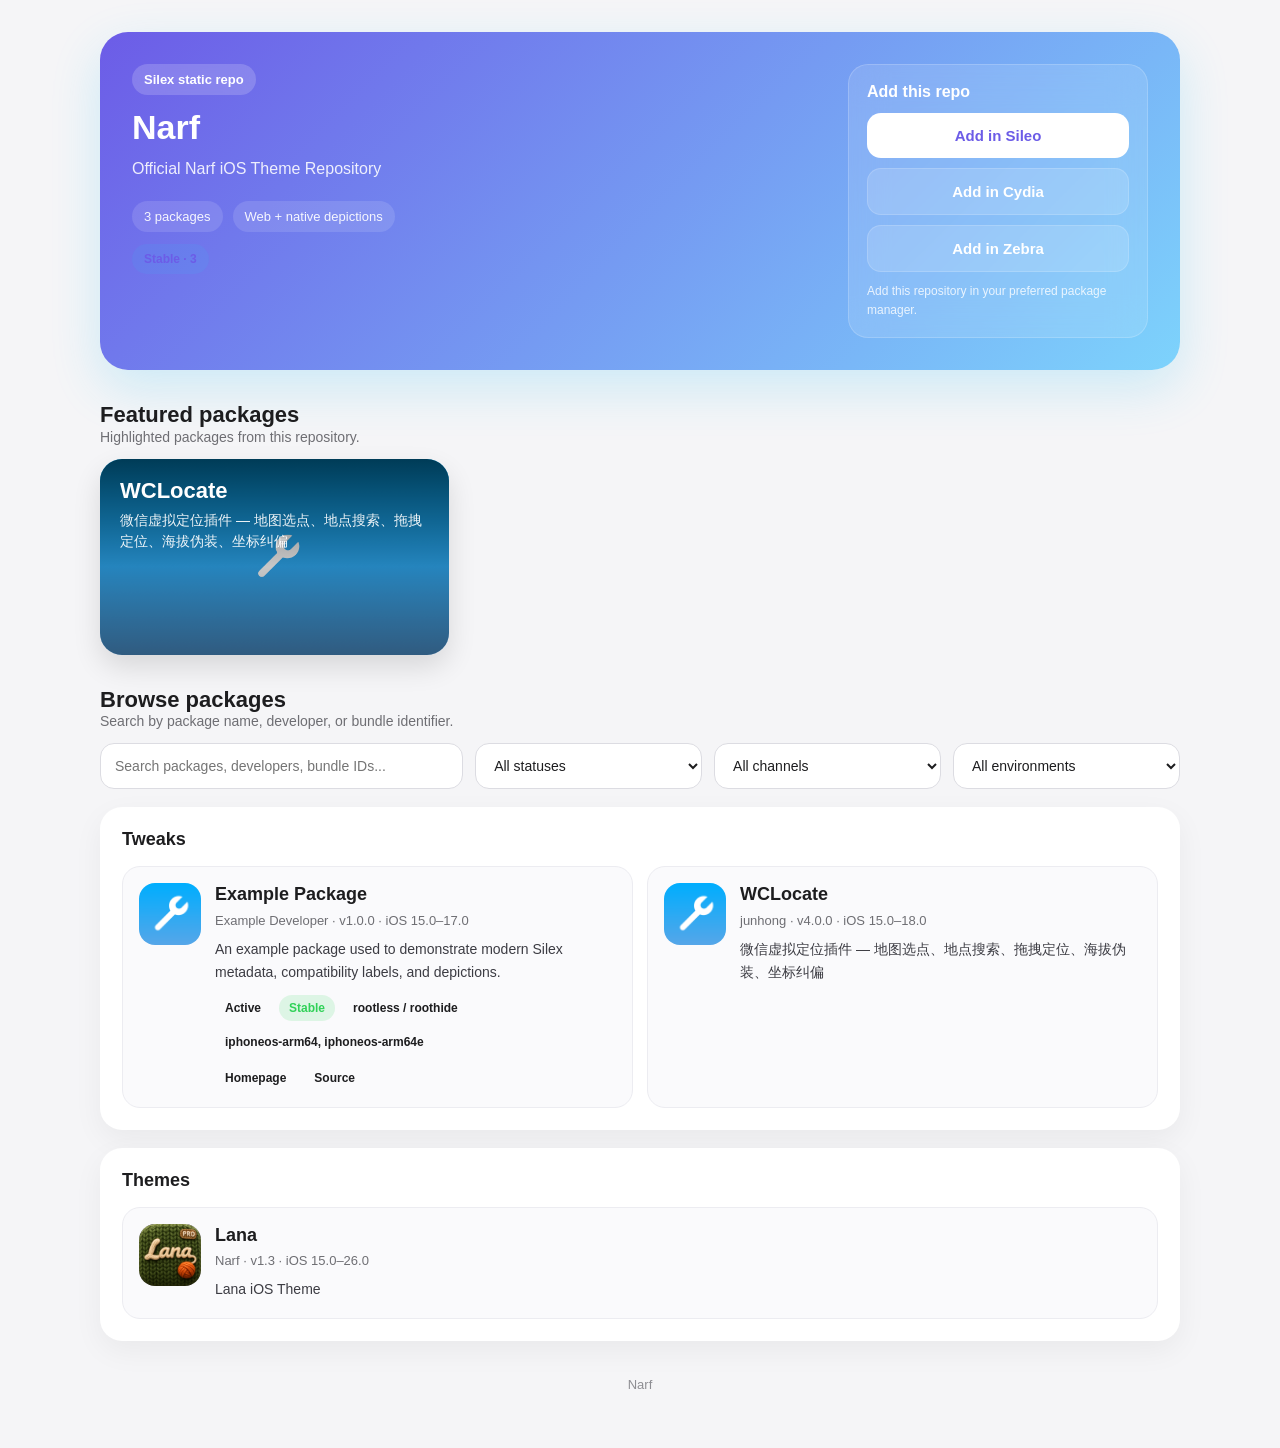
<file: docs/index.html>
<!DOCTYPE html>
<html lang="zh-CN">
<head>
    <meta charset="utf-8">
    <meta name="viewport" content="width=device-width, initial-scale=1, minimum-scale=1.0, user-scalable=0">
    <title>Narf</title>
    <style>
        * { margin: 0; padding: 0; box-sizing: border-box; }
        :root { color-scheme: light dark; }
        body {
            font-family: -apple-system, BlinkMacSystemFont, "SF Pro Text", "Helvetica Neue", sans-serif;
            background: #f5f5f7;
            color: #1d1d1f;
            min-height: 100vh;
            padding: 32px 18px 56px;
        }
        .page { max-width: 1080px; margin: 0 auto; }
        .hero {
            background: linear-gradient(135deg, #6C5CE7, #7dd3fc);
            color: #fff;
            border-radius: 28px;
            padding: 32px;
            box-shadow: 0 18px 50px rgba(39, 190, 245, 0.20);
            margin-bottom: 28px;
        }
        .hero-top {
            display: flex;
            gap: 20px;
            align-items: flex-start;
            justify-content: space-between;
            flex-wrap: wrap;
        }
        .brand { min-width: 260px; flex: 1; }
        .badge {
            display: inline-flex;
            align-items: center;
            gap: 8px;
            border-radius: 999px;
            padding: 8px 12px;
            background: rgba(255,255,255,0.18);
            font-size: 13px;
            font-weight: 600;
            margin-bottom: 14px;
            backdrop-filter: blur(14px);
        }
        h1 { font-size: 34px; line-height: 1.1; margin-bottom: 10px; }
        .hero-desc {
            max-width: 620px;
            font-size: 16px;
            line-height: 1.65;
            color: rgba(255,255,255,0.88);
        }
        .hero-meta {
            display: flex;
            gap: 10px;
            flex-wrap: wrap;
            margin-top: 18px;
        }
        .hero-meta span {
            border-radius: 999px;
            padding: 8px 12px;
            font-size: 13px;
            color: rgba(255,255,255,0.92);
            background: rgba(255,255,255,0.12);
        }
        .actions {
            width: 300px;
            max-width: 100%;
            background: rgba(255,255,255,0.12);
            border: 1px solid rgba(255,255,255,0.18);
            border-radius: 20px;
            padding: 18px;
            backdrop-filter: blur(18px);
        }
        .actions h2 { font-size: 16px; margin-bottom: 12px; }
        .btn {
            display: block;
            text-decoration: none;
            padding: 14px 16px;
            border-radius: 14px;
            font-size: 15px;
            font-weight: 700;
            margin-bottom: 10px;
            transition: transform 0.18s ease, opacity 0.18s ease, background 0.18s ease;
            text-align: center;
        }
        .btn:hover { opacity: 0.92; transform: translateY(-1px); }
        .btn-primary { background: #fff; color: #6C5CE7; }
        .btn-secondary {
            background: rgba(255,255,255,0.14);
            color: #fff;
            border: 1px solid rgba(255,255,255,0.16);
        }
        .actions-note {
            margin-top: 8px;
            font-size: 12px;
            line-height: 1.55;
            color: rgba(255,255,255,0.82);
        }
        .section { margin-top: 32px; }
        .section-head {
            display: flex;
            align-items: end;
            justify-content: space-between;
            gap: 12px;
            margin-bottom: 14px;
        }
        .section-head h2 { font-size: 22px; line-height: 1.2; }
        .section-head p { color: #6e6e73; font-size: 14px; }
        .announcement-list { display: grid; gap: 12px; }
        .announcement {
            background: #fff;
            border-radius: 18px;
            padding: 18px;
            border-left: 4px solid #6C5CE7;
            box-shadow: 0 10px 30px rgba(0,0,0,0.05);
        }
        .announcement.warning { border-left-color: #ff9f0a; }
        .announcement.error { border-left-color: #ff453a; }
        .announcement.success { border-left-color: #30d158; }
        .announcement-title { font-size: 16px; font-weight: 700; margin-bottom: 8px; }
        .toolbar {
            display: grid;
            grid-template-columns: 1.6fr 1fr 1fr 1fr;
            gap: 12px;
            margin-bottom: 18px;
        }
        .toolbar input, .toolbar select {
            width: 100%;
            border-radius: 14px;
            border: 1px solid #dcdce2;
            background: #fff;
            color: inherit;
            padding: 13px 14px;
            font-size: 14px;
            outline: none;
        }
        .channel-pills { display: flex; flex-wrap: wrap; gap: 8px; margin-top: 12px; }
        .channel-pill {
            border-radius: 999px;
            padding: 8px 12px;
            font-size: 12px;
            font-weight: 700;
            background: rgba(39, 190, 245, 0.1);
            color: #6C5CE7;
        }
        .featured-grid {
            display: grid;
            grid-template-columns: repeat(auto-fill, minmax(min(320px, 100%), 1fr));
            gap: 16px;
        }
        .featured-card {
            position: relative;
            display: flex;
            flex-direction: column;
            justify-content: flex-start;
            border-radius: 22px;
            overflow: hidden;
            aspect-ratio: 16 / 9;
            min-height: 172px;
            background: #d1d5db center/cover no-repeat;
            text-decoration: none;
            color: #fff;
            box-shadow: 0 12px 28px rgba(0,0,0,0.12);
        }
        .featured-card::before {
            content: "";
            position: absolute;
            inset: 0;
            background: linear-gradient(180deg, rgba(0,0,0,0.66), rgba(0,0,0,0.22) 55%, rgba(0,0,0,0.45));
        }
        .featured-content { position: relative; z-index: 1; padding: 18px 20px; }
        .featured-content h3 { font-size: 22px; line-height: 1.25; margin-bottom: 6px; overflow-wrap: anywhere; }
        .featured-content p {
            font-size: 14px;
            line-height: 1.5;
            color: rgba(255,255,255,0.92);
            display: -webkit-box;
            -webkit-line-clamp: 2;
            -webkit-box-orient: vertical;
            overflow: hidden;
            overflow-wrap: anywhere;
            word-break: break-word;
            max-height: 3em;
        }
        .featured-badges, .package-badges, .package-tags {
            display: flex;
            flex-wrap: wrap;
            gap: 8px;
            margin-top: 10px;
        }
        .meta-badge, .tag {
            border-radius: 999px;
            padding: 6px 10px;
            font-size: 12px;
            font-weight: 700;
            overflow-wrap: anywhere;
            word-break: break-word;
        }
        .meta-badge { background: rgba(255,255,255,0.18); color: #fff; }
        .meta-badge.stable, .tag.stable { background: rgba(48, 209, 88, 0.14); color: #30d158; }
        .meta-badge.beta, .tag.beta { background: rgba(255, 159, 10, 0.14); color: #ff9f0a; }
        .meta-badge.experimental, .tag.experimental { background: rgba(191, 90, 242, 0.14); color: #bf5af2; }
        .meta-badge.deprecated, .tag.deprecated { background: rgba(255, 69, 58, 0.14); color: #ff453a; }
        .meta-badge.nightly, .tag.nightly { background: rgba(90, 200, 250, 0.14); color: #5ac8fa; }
        .section-block {
            background: #fff;
            border-radius: 22px;
            padding: 22px;
            box-shadow: 0 10px 30px rgba(0,0,0,0.05);
            margin-bottom: 18px;
        }
        .section-title { font-size: 18px; margin-bottom: 16px; }
        .package-list {
            display: grid;
            grid-template-columns: repeat(auto-fit, minmax(min(290px, 100%), 1fr));
            gap: 14px;
        }
        .package-card {
            display: block;
            text-decoration: none;
            color: inherit;
            background: #fafafc;
            border: 1px solid #ececf1;
            border-radius: 18px;
            padding: 16px;
            transition: transform 0.18s ease, box-shadow 0.18s ease, border-color 0.18s ease;
        }
        .package-card:hover {
            transform: translateY(-2px);
            box-shadow: 0 10px 24px rgba(0,0,0,0.06);
            border-color: rgba(39, 190, 245, 0.24);
        }
        .package-card[hidden] { display: none; }
        .package-card-top { display: flex; gap: 14px; align-items: flex-start; }
        .package-icon {
            width: 62px;
            height: 62px;
            border-radius: 16px;
            flex-shrink: 0;
            background: #e5e7eb;
        }
        .package-main { min-width: 0; flex: 1; }
        .package-name { font-size: 18px; font-weight: 700; line-height: 1.3; margin-bottom: 4px; overflow-wrap: anywhere; }
        .package-meta {
            font-size: 13px;
            color: #6e6e73;
            margin-bottom: 8px;
            line-height: 1.5;
            overflow-wrap: anywhere;
            word-break: break-word;
        }
        .package-summary {
            font-size: 14px;
            line-height: 1.65;
            color: #3c3c43;
            overflow-wrap: anywhere;
            word-break: break-word;
        }
        .empty-state {
            display: none;
            margin-top: 14px;
            padding: 18px;
            border-radius: 16px;
            background: #fff;
            color: #6e6e73;
            box-shadow: 0 10px 30px rgba(0,0,0,0.05);
        }
        .footer { margin-top: 36px; text-align: center; font-size: 13px; color: #8e8e93; }
        @media (max-width: 880px) {
            .toolbar { grid-template-columns: 1fr 1fr; }
        }
        @media (max-width: 720px) {
            body { padding: 20px 14px 42px; }
            .hero { padding: 24px 20px; }
            h1 { font-size: 28px; }
            .actions { width: 100%; }
            .section-block { padding: 18px; }
            .toolbar { grid-template-columns: 1fr; }
        }
        @media (prefers-color-scheme: dark) {
            body { background: #000; color: #f5f5f7; }
            .section-head p, .package-meta, .footer, .empty-state { color: #98989d; }
            .announcement, .section-block, .empty-state {
                background: #161618;
                box-shadow: 0 12px 32px rgba(0,0,0,0.24);
            }
            .toolbar input, .toolbar select {
                background: #1c1c1e;
                border-color: #2b2b2f;
                color: #f5f5f7;
            }
            .package-card { background: #1c1c1e; border-color: #2b2b2f; }
            .package-summary { color: #d2d2d7; }
            .package-icon { background: #2b2b2f; }
        }
    </style>
    <meta name="theme-color" content="#6C5CE7">
</head>
<body>
    <div class="page">
        <section class="hero">
            <div class="hero-top">
                <div class="brand">
                    <div class="badge">Silex static repo</div>
                    <h1>Narf</h1>
                    <p class="hero-desc">Official Narf iOS Theme Repository</p>
                    <div class="hero-meta">
                        <span>3 packages</span>
                        <span>Web + native depictions</span>
                    </div>
                    <div class="channel-pills">
                        <span class="channel-pill">Stable · 3</span>
                    </div>
                </div>
                <div class="actions">
                    <h2>Add this repo</h2>
                    <a class="btn btn-primary" href="sileo://source/https://narf-alt.github.io">Add in Sileo</a>
                    <a class="btn btn-secondary" href="cydia://url/https://cydia.saurik.com/api/share#?source=https://narf-alt.github.io">Add in Cydia</a>
                    <a class="btn btn-secondary" href="zbra://sources/add/https://narf-alt.github.io">Add in Zebra</a>
                    <p class="actions-note">Add this repository in your preferred package manager.</p>
                </div>
            </div>
        </section>


        <section class="section">
            <div class="section-head">
                <div>
                    <h2>Featured packages</h2>
                    <p>Highlighted packages from this repository.</p>
                </div>
            </div>
            <div class="featured-grid">
                <a class="featured-card package-entry" href="depiction/web/im.mjh.wclocate.html" style="background-image: url(assets/im.mjh.wclocate/banner.png)"
                   data-name="WCLocate" data-bundle="im.mjh.wclocate" data-developer="junhong" data-section="Tweaks"
                   data-status="active" data-channel="stable" data-env="" data-arch="iphoneos-arm64">
                    <div class="featured-content">
                        <h3>WCLocate</h3>
                        <p>微信虚拟定位插件 — 地图选点、地点搜索、拖拽定位、海拔伪装、坐标纠偏</p>
                    </div>
                </a>
            </div>
        </section>

        <section class="section">
            <div class="section-head">
                <div>
                    <h2>Browse packages</h2>
                    <p>Search by package name, developer, or bundle identifier.</p>
                </div>
            </div>

            <div class="toolbar">
                <input id="search-input" type="search" placeholder="Search packages, developers, bundle IDs...">
                <select id="status-filter">
                    <option value="">All statuses</option>
                    <option value="active">Active</option>
                    <option value="beta">Beta</option>
                    <option value="experimental">Experimental</option>
                    <option value="deprecated">Deprecated</option>
                    <option value="internal">Internal</option>
                    <option value="archived">Archived</option>
                </select>
                <select id="channel-filter">
                    <option value="">All channels</option>
                    <option value="stable">Stable</option>
                    <option value="beta">Beta</option>
                    <option value="nightly">Nightly</option>
                    <option value="experimental">Experimental</option>
                </select>
                <select id="env-filter">
                    <option value="">All environments</option>
                    <option value="rootless">Rootless</option>
                    <option value="roothide">Roothide</option>
                    <option value="rootful">Rootful</option>
                </select>
            </div>

            <div class="section-block package-section" data-section-name="Tweaks">
                <h3 class="section-title">Tweaks</h3>
                <div class="package-list">
                    <a class="package-card package-entry" href="depiction/web/com.example.package.html"
                       data-name="Example Package" data-bundle="com.example.package" data-developer="Example Developer" data-section="Tweaks"
                       data-status="active" data-channel="stable" data-env="rootless / roothide" data-arch="iphoneos-arm64, iphoneos-arm64e">
                        <div class="package-card-top">
                            <img class="package-icon" src="assets/com.example.package/icon.png" alt="Example Package">
                            <div class="package-main">
                                <div class="package-name">Example Package</div>
                                <div class="package-meta">Example Developer · v1.0.0 · iOS 15.0–17.0</div>
                                <div class="package-summary">An example package used to demonstrate modern Silex metadata, compatibility labels, and depictions.</div>
                                <div class="package-badges">
                                    <span class="tag active">Active</span>
                                    <span class="tag stable">Stable</span>
                                    <span class="tag">rootless / roothide</span>
                                    <span class="tag">iphoneos-arm64, iphoneos-arm64e</span>
                                </div>
                                <div class="package-tags">
                                    <span class="tag">Homepage</span>
                                    <span class="tag">Source</span>
                                </div>
                            </div>
                        </div>
                    </a>
                    <a class="package-card package-entry" href="depiction/web/im.mjh.wclocate.html"
                       data-name="WCLocate" data-bundle="im.mjh.wclocate" data-developer="junhong" data-section="Tweaks"
                       data-status="active" data-channel="stable" data-env="" data-arch="iphoneos-arm64">
                        <div class="package-card-top">
                            <img class="package-icon" src="assets/im.mjh.wclocate/icon.png" alt="WCLocate">
                            <div class="package-main">
                                <div class="package-name">WCLocate</div>
                                <div class="package-meta">junhong · v4.0.0 · iOS 15.0–18.0</div>
                                <div class="package-summary">微信虚拟定位插件 — 地图选点、地点搜索、拖拽定位、海拔伪装、坐标纠偏</div>
                            </div>
                        </div>
                    </a>
                </div>
            </div>
            <div class="section-block package-section" data-section-name="Themes">
                <h3 class="section-title">Themes</h3>
                <div class="package-list">
                    <a class="package-card package-entry" href="depiction/web/com.narf.lana.html"
                       data-name="Lana" data-bundle="com.narf.lana" data-developer="Narf" data-section="Themes"
                       data-status="active" data-channel="stable" data-env="" data-arch="iphoneos-arm64">
                        <div class="package-card-top">
                            <img class="package-icon" src="assets/com.narf.lana/icon.png" alt="Lana">
                            <div class="package-main">
                                <div class="package-name">Lana</div>
                                <div class="package-meta">Narf · v1.3 · iOS 15.0–26.0</div>
                                <div class="package-summary">Lana iOS Theme</div>
                            </div>
                        </div>
                    </a>
                </div>
            </div>

            <div class="empty-state" id="empty-state">No packages match the current filters.</div>
        </section>

        <div class="footer">Narf</div>
    </div>
    <script src="web/index.js"></script>
    <script>repoSearchInit();</script>
</body>
</html>
</file>
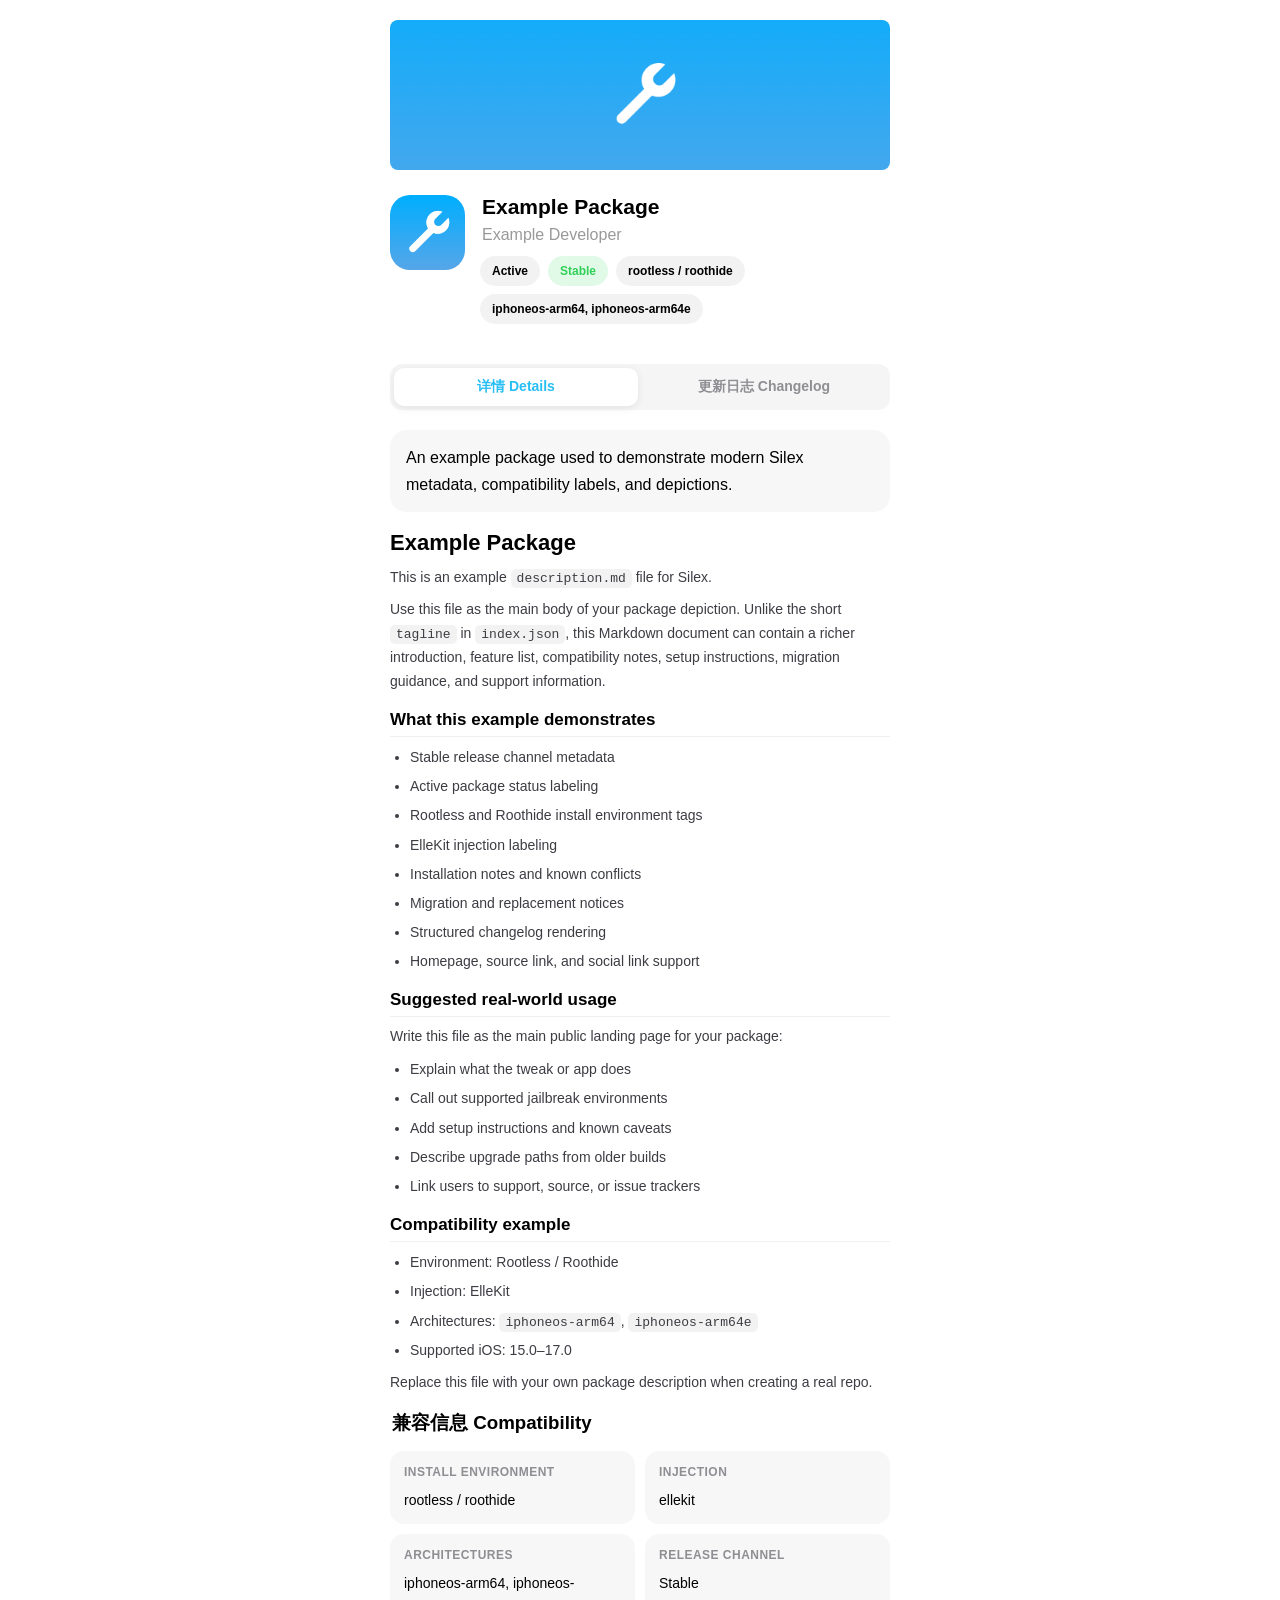
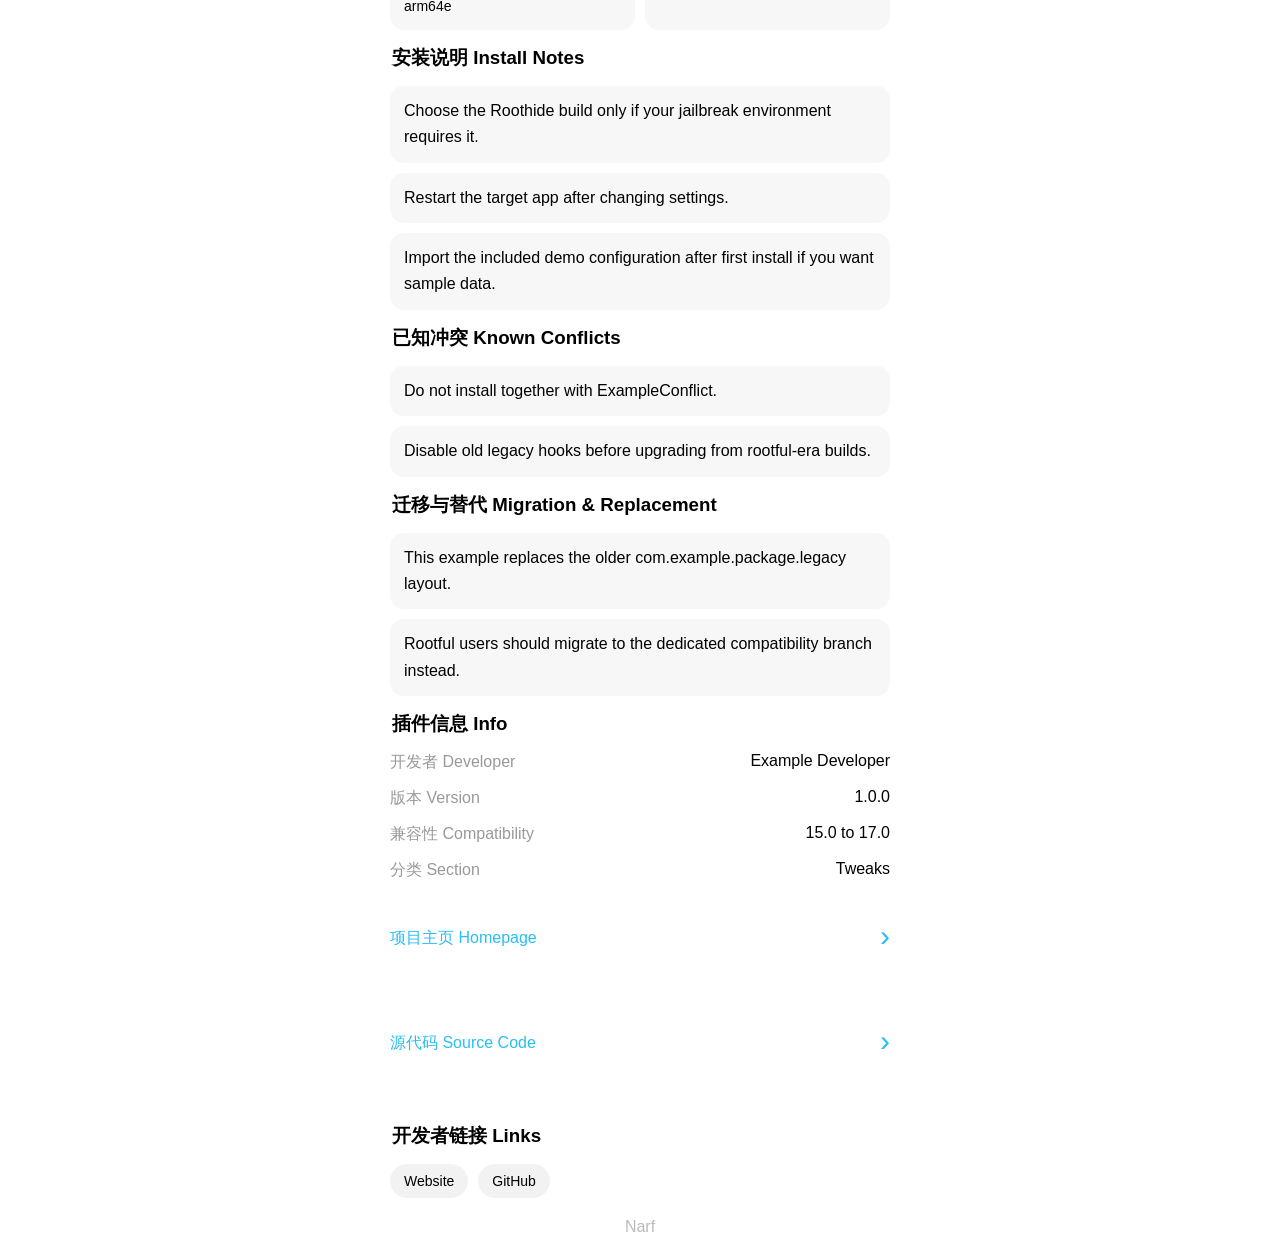
<file: docs/depiction/web/com.example.package.html>
<!DOCTYPE html>
<html lang="zh-CN">
<head>
    <meta charset="utf-8">
    <meta name="viewport" content="width=device-width, initial-scale=1, minimum-scale=1.0, user-scalable=0">
    <title>Example Package</title>
    <link rel="stylesheet" type="text/css" href="../../web/index.css">
    <style>
        a, .tint, .table-btn:after { color: #27BEF5; }
        .meta-badge {
            display: inline-flex;
            align-items: center;
            gap: 8px;
            padding: 8px 12px;
            border-radius: 999px;
            font-size: 12px;
            font-weight: 700;
        }
        .badge-group {
            display: flex;
            flex-wrap: wrap;
            gap: 8px;
            margin: 12px 0 6px;
        }
        .meta-badge {
            background: rgba(0,0,0,0.05);
            color: inherit;
        }
        .meta-badge-stable { background: rgba(48, 209, 88, 0.14); color: #30d158; }
        .meta-badge-beta { background: rgba(255, 159, 10, 0.14); color: #ff9f0a; }
        .meta-badge-experimental { background: rgba(191, 90, 242, 0.14); color: #bf5af2; }
        .meta-badge-deprecated { background: rgba(255, 69, 58, 0.14); color: #ff453a; }
        .meta-badge-nightly { background: rgba(90, 200, 250, 0.14); color: #5ac8fa; }
        /* Tabs styling */
        .nav {
            display: flex;
            margin: 20px 0;
            background: rgba(0,0,0,0.04);
            border-radius: 12px;
            padding: 4px;
            gap: 4px;
        }
        .nav_btn {
            flex: 1;
            text-align: center;
            color: #8e8e93;
            font-weight: 600;
            font-size: 14px;
            padding: 10px 16px;
            border-radius: 10px;
            cursor: pointer;
            transition: all 0.2s ease;
            border-bottom: none;
        }
        .nav_btn.active {
            background: #fff;
            color: #27BEF5;
            box-shadow: 0 2px 8px rgba(0,0,0,0.08);
            border-bottom: none;
        }
        .nav_btn:not(.active):hover {
            color: #3c3c43;
            background: rgba(0,0,0,0.03);
        }
        .summary-box {
            background: rgba(0,0,0,0.03);
            border-radius: 16px;
            padding: 14px 16px;
            margin: 14px 0 10px;
            line-height: 1.7;
        }
        .table { margin-bottom: 10px; }
        .resource-grid, .info-list, .badge-row {
            display: grid;
            gap: 10px;
            margin-top: 12px;
        }
        .social-links {
            display: flex;
            flex-wrap: wrap;
            gap: 10px;
            margin-top: 12px;
        }
        .social-pill {
            display: inline-flex;
            align-items: center;
            padding: 9px 14px;
            border-radius: 999px;
            background: rgba(0,0,0,0.05);
            color: inherit;
            text-decoration: none;
            font-size: 14px;
        }
        .meta-note {
            color: #8e8e93;
            font-size: 13px;
            margin-top: 12px;
            line-height: 1.6;
        }
        .info-list-item, .matrix-item {
            background: rgba(0,0,0,0.03);
            border-radius: 14px;
            padding: 12px 14px;
            line-height: 1.65;
        }
        .matrix-grid {
            display: grid;
            grid-template-columns: repeat(auto-fit, minmax(180px, 1fr));
            gap: 10px;
            margin-top: 12px;
            margin-bottom: 14px;
        }
        .matrix-title {
            font-size: 12px;
            font-weight: 700;
            color: #8e8e93;
            text-transform: uppercase;
            letter-spacing: 0.04em;
            margin-bottom: 6px;
        }
        .matrix-text { font-size: 14px; }
        /* Changelog card styling */
        .changelog_entry {
            background: rgba(0,0,0,0.03);
            border-radius: 14px;
            padding: 16px 18px;
            margin-bottom: 14px;
        }
        .changelog_entry h4 {
            font-size: 15px;
            font-weight: 700;
            color: #27BEF5;
            margin-bottom: 10px;
        }
        /* Description markdown beautification */
        .md_view h1 {
            font-size: 22px;
            font-weight: 800;
            margin: 18px 0 10px;
        }
        .md_view h2 {
            font-size: 17px;
            font-weight: 700;
            margin: 16px 0 8px;
            padding-bottom: 6px;
            border-bottom: 1px solid rgba(0,0,0,0.06);
        }
        .md_view h3 {
            font-size: 15px;
            font-weight: 700;
            margin: 14px 0 6px;
        }
        .md_view p {
            font-size: 14px;
            line-height: 1.7;
            color: #3c3c43;
            margin: 8px 0;
        }
        .md_view ul, .md_view ol {
            padding-left: 20px;
            margin: 8px 0;
        }
        .md_view li {
            font-size: 14px;
            line-height: 1.8;
            color: #3c3c43;
            margin-bottom: 4px;
        }
        .md_view code {
            background: rgba(0,0,0,0.05);
            padding: 2px 6px;
            border-radius: 5px;
            font-size: 13px;
            font-family: "SF Mono", Menlo, monospace;
        }
        .md_view strong {
            font-weight: 700;
        }
        @media (prefers-color-scheme: dark) {
            .nav {
                background: rgba(255,255,255,0.06);
            }
            .nav_btn.active {
                background: rgba(255,255,255,0.12);
                box-shadow: 0 2px 8px rgba(0,0,0,0.2);
            }
            .nav_btn:not(.active):hover {
                color: #d2d2d7;
                background: rgba(255,255,255,0.04);
            }
            .summary-box,
            .social-pill,
            .info-list-item,
            .matrix-item,
            .meta-badge,
            .changelog_entry {
                background: rgba(255,255,255,0.08);
            }
            .meta-note, .matrix-title {
                color: #98989d;
            }
            .md_view p, .md_view li {
                color: #d2d2d7;
            }
            .md_view h2 {
                border-bottom-color: rgba(255,255,255,0.1);
            }
            .md_view code {
                background: rgba(255,255,255,0.1);
            }
        }
    </style>
    <script src="../../web/index.js"></script>
    <meta name="description" content="Example Package by Example Developer · 15.0 to 17.0">
    <meta property="og:title" content="Example Package">
    <meta property="og:description" content="Example Package by Example Developer · 15.0 to 17.0">
    <meta property="og:image" content="../../assets/com.example.package/banner.png">
    <meta name="twitter:card" content="summary_large_image">
    <meta name="twitter:title" content="Example Package">
    <meta name="twitter:description" content="Example Package by Example Developer · 15.0 to 17.0">
    <meta name="twitter:image" content="https://narf-alt.github.io/assets/com.example.package/banner.png">
    <meta name="theme-color" content="#27BEF5">
</head>
<body>
    <div class="body">
        <div style="background-image: url(../../assets/com.example.package/banner.png)" class="banner_underlay"></div>
        <div class="package package_head">
            <img src="../../assets/com.example.package/icon.png">
            <div class="package_info">
                <h1 class="package_name">Example Package</h1>
                <p class="package_caption">Example Developer</p>
                <div class="badge-group"><span class="meta-badge meta-badge-active">Active</span><span class="meta-badge meta-badge-stable">Stable</span><span class="meta-badge">rootless / roothide</span><span class="meta-badge">iphoneos-arm64, iphoneos-arm64e</span></div>
            </div>
        </div>
        <div class="nav">
            <div class="nav_btn active tweak_info_btn" onclick="swap('.changelog','.tweak_info');">详情 Details</div>
            <div class="nav_btn changelog_btn" onclick="swap('.tweak_info','.changelog');">更新日志 Changelog</div>
        </div>
        <div class="tweak_info">
            
            <div class="summary-box">An example package used to demonstrate modern Silex metadata, compatibility labels, and depictions.</div>
            <div class="md_view"><h1>Example Package</h1>
<p>This is an example <code>description.md</code> file for Silex.</p>
<p>Use this file as the main body of your package depiction. Unlike the short <code>tagline</code> in <code>index.json</code>, this Markdown document can contain a richer introduction, feature list, compatibility notes, setup instructions, migration guidance, and support information.</p>
<h2>What this example demonstrates</h2>
<ul>
<li>Stable release channel metadata</li>
<li>Active package status labeling</li>
<li>Rootless and Roothide install environment tags</li>
<li>ElleKit injection labeling</li>
<li>Installation notes and known conflicts</li>
<li>Migration and replacement notices</li>
<li>Structured changelog rendering</li>
<li>Homepage, source link, and social link support</li>
</ul>
<h2>Suggested real-world usage</h2>
<p>Write this file as the main public landing page for your package:</p>
<ul>
<li>Explain what the tweak or app does</li>
<li>Call out supported jailbreak environments</li>
<li>Add setup instructions and known caveats</li>
<li>Describe upgrade paths from older builds</li>
<li>Link users to support, source, or issue trackers</li>
</ul>
<h2>Compatibility example</h2>
<ul>
<li>Environment: Rootless / Roothide</li>
<li>Injection: ElleKit</li>
<li>Architectures: <code>iphoneos-arm64</code>, <code>iphoneos-arm64e</code></li>
<li>Supported iOS: 15.0–17.0</li>
</ul>
<p>Replace this file with your own package description when creating a real repo.</p>
</div>
            <h3>兼容信息 Compatibility</h3><div class="matrix-grid"><div class="matrix-item"><div class="matrix-title">Install Environment</div><div class="matrix-text">rootless / roothide</div></div><div class="matrix-item"><div class="matrix-title">Injection</div><div class="matrix-text">ellekit</div></div><div class="matrix-item"><div class="matrix-title">Architectures</div><div class="matrix-text">iphoneos-arm64, iphoneos-arm64e</div></div><div class="matrix-item"><div class="matrix-title">Release Channel</div><div class="matrix-text">Stable</div></div></div>
            <h3>安装说明 Install Notes</h3><div class="info-list"><div class="info-list-item">Choose the Roothide build only if your jailbreak environment requires it.</div><div class="info-list-item">Restart the target app after changing settings.</div><div class="info-list-item">Import the included demo configuration after first install if you want sample data.</div></div>
            <h3>已知冲突 Known Conflicts</h3><div class="info-list"><div class="info-list-item">Do not install together with ExampleConflict.</div><div class="info-list-item">Disable old legacy hooks before upgrading from rootful-era builds.</div></div>
            <h3>迁移与替代 Migration & Replacement</h3><div class="info-list"><div class="info-list-item">This example replaces the older com.example.package.legacy layout.</div><div class="info-list-item">Rootful users should migrate to the dedicated compatibility branch instead.</div></div>
            <h3>插件信息 Info</h3>
            <div class="table">
                <div class="cell">
                    <div class="title">开发者 Developer</div>
                    <div class="text">Example Developer</div>
                    <br><br>
                </div>
                <div class="cell">
                    <div class="title">版本 Version</div>
                    <div class="text">1.0.0</div>
                    <br><br>
                </div>
                <div class="cell">
                    <div class="title">兼容性 Compatibility</div>
                    <div class="text">15.0 to 17.0</div>
                    <br><br>
                </div>
                <div class="cell">
                    <div class="title">分类 Section</div>
                    <div class="text">Tweaks</div>
                    <br><br>
                </div>
            </div>
            <div class="resource-grid">
                <a href="https://example.com" class="table-btn"><div>项目主页 Homepage</div></a>
                <a href="https://github.com/example/example-package" class="table-btn"><div>源代码 Source Code</div></a>
            </div>
            <h3>开发者链接 Links</h3>
            <div class="social-links">
                <a href="https://example.com" class="social-pill">Website</a>
                <a href="https://github.com/example" class="social-pill">GitHub</a>
            </div>
        </div>
        <div class="changelog">
            <div class="changelog_entry">
                <h4>1.0.0</h4>
                <div class="md_view"><p><strong>New</strong></p>
<ul>
<li>Added example metadata for status, release channel, install environments, and compatibility display.</li>
<li>Added demo install notes, conflict warnings, and migration notices.</li>
</ul>
<p><strong>Improve</strong></p>
<ul>
<li>Improved package depiction examples for modern Silex repos.</li>
</ul>
</div>
            </div>
        </div>
        <div class="caption center footer">Narf</div>
    </div>
</body>
<script>compatible("15.0","17.0","15.0 to 17.0");externalize()</script>
</html>
</file>
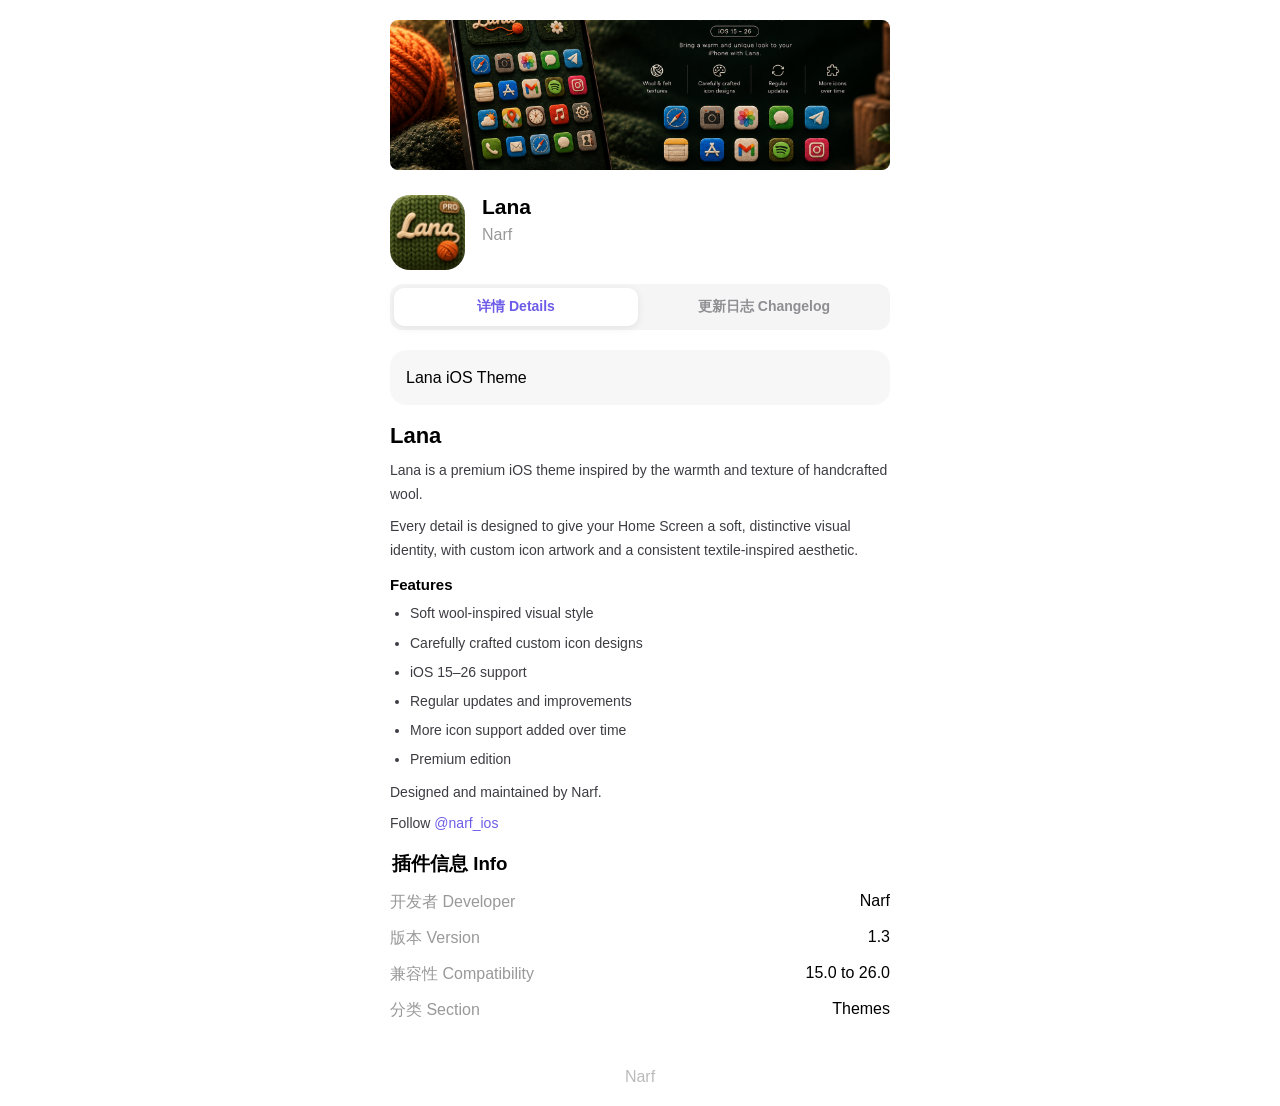
<file: docs/depiction/web/com.narf.lana.html>
<!DOCTYPE html>
<html lang="zh-CN">
<head>
    <meta charset="utf-8">
    <meta name="viewport" content="width=device-width, initial-scale=1, minimum-scale=1.0, user-scalable=0">
    <title>Lana</title>
    <link rel="stylesheet" type="text/css" href="../../web/index.css">
    <style>
        a, .tint, .table-btn:after { color: #6C5CE7; }
        .meta-badge {
            display: inline-flex;
            align-items: center;
            gap: 8px;
            padding: 8px 12px;
            border-radius: 999px;
            font-size: 12px;
            font-weight: 700;
        }
        .badge-group {
            display: flex;
            flex-wrap: wrap;
            gap: 8px;
            margin: 12px 0 6px;
        }
        .meta-badge {
            background: rgba(0,0,0,0.05);
            color: inherit;
        }
        .meta-badge-stable { background: rgba(48, 209, 88, 0.14); color: #30d158; }
        .meta-badge-beta { background: rgba(255, 159, 10, 0.14); color: #ff9f0a; }
        .meta-badge-experimental { background: rgba(191, 90, 242, 0.14); color: #bf5af2; }
        .meta-badge-deprecated { background: rgba(255, 69, 58, 0.14); color: #ff453a; }
        .meta-badge-nightly { background: rgba(90, 200, 250, 0.14); color: #5ac8fa; }
        /* Tabs styling */
        .nav {
            display: flex;
            margin: 20px 0;
            background: rgba(0,0,0,0.04);
            border-radius: 12px;
            padding: 4px;
            gap: 4px;
        }
        .nav_btn {
            flex: 1;
            text-align: center;
            color: #8e8e93;
            font-weight: 600;
            font-size: 14px;
            padding: 10px 16px;
            border-radius: 10px;
            cursor: pointer;
            transition: all 0.2s ease;
            border-bottom: none;
        }
        .nav_btn.active {
            background: #fff;
            color: #6C5CE7;
            box-shadow: 0 2px 8px rgba(0,0,0,0.08);
            border-bottom: none;
        }
        .nav_btn:not(.active):hover {
            color: #3c3c43;
            background: rgba(0,0,0,0.03);
        }
        .summary-box {
            background: rgba(0,0,0,0.03);
            border-radius: 16px;
            padding: 14px 16px;
            margin: 14px 0 10px;
            line-height: 1.7;
        }
        .table { margin-bottom: 10px; }
        .resource-grid, .info-list, .badge-row {
            display: grid;
            gap: 10px;
            margin-top: 12px;
        }
        .social-links {
            display: flex;
            flex-wrap: wrap;
            gap: 10px;
            margin-top: 12px;
        }
        .social-pill {
            display: inline-flex;
            align-items: center;
            padding: 9px 14px;
            border-radius: 999px;
            background: rgba(0,0,0,0.05);
            color: inherit;
            text-decoration: none;
            font-size: 14px;
        }
        .meta-note {
            color: #8e8e93;
            font-size: 13px;
            margin-top: 12px;
            line-height: 1.6;
        }
        .info-list-item, .matrix-item {
            background: rgba(0,0,0,0.03);
            border-radius: 14px;
            padding: 12px 14px;
            line-height: 1.65;
        }
        .matrix-grid {
            display: grid;
            grid-template-columns: repeat(auto-fit, minmax(180px, 1fr));
            gap: 10px;
            margin-top: 12px;
            margin-bottom: 14px;
        }
        .matrix-title {
            font-size: 12px;
            font-weight: 700;
            color: #8e8e93;
            text-transform: uppercase;
            letter-spacing: 0.04em;
            margin-bottom: 6px;
        }
        .matrix-text { font-size: 14px; }
        /* Changelog card styling */
        .changelog_entry {
            background: rgba(0,0,0,0.03);
            border-radius: 14px;
            padding: 16px 18px;
            margin-bottom: 14px;
        }
        .changelog_entry h4 {
            font-size: 15px;
            font-weight: 700;
            color: #6C5CE7;
            margin-bottom: 10px;
        }
        /* Description markdown beautification */
        .md_view h1 {
            font-size: 22px;
            font-weight: 800;
            margin: 18px 0 10px;
        }
        .md_view h2 {
            font-size: 17px;
            font-weight: 700;
            margin: 16px 0 8px;
            padding-bottom: 6px;
            border-bottom: 1px solid rgba(0,0,0,0.06);
        }
        .md_view h3 {
            font-size: 15px;
            font-weight: 700;
            margin: 14px 0 6px;
        }
        .md_view p {
            font-size: 14px;
            line-height: 1.7;
            color: #3c3c43;
            margin: 8px 0;
        }
        .md_view ul, .md_view ol {
            padding-left: 20px;
            margin: 8px 0;
        }
        .md_view li {
            font-size: 14px;
            line-height: 1.8;
            color: #3c3c43;
            margin-bottom: 4px;
        }
        .md_view code {
            background: rgba(0,0,0,0.05);
            padding: 2px 6px;
            border-radius: 5px;
            font-size: 13px;
            font-family: "SF Mono", Menlo, monospace;
        }
        .md_view strong {
            font-weight: 700;
        }
        @media (prefers-color-scheme: dark) {
            .nav {
                background: rgba(255,255,255,0.06);
            }
            .nav_btn.active {
                background: rgba(255,255,255,0.12);
                box-shadow: 0 2px 8px rgba(0,0,0,0.2);
            }
            .nav_btn:not(.active):hover {
                color: #d2d2d7;
                background: rgba(255,255,255,0.04);
            }
            .summary-box,
            .social-pill,
            .info-list-item,
            .matrix-item,
            .meta-badge,
            .changelog_entry {
                background: rgba(255,255,255,0.08);
            }
            .meta-note, .matrix-title {
                color: #98989d;
            }
            .md_view p, .md_view li {
                color: #d2d2d7;
            }
            .md_view h2 {
                border-bottom-color: rgba(255,255,255,0.1);
            }
            .md_view code {
                background: rgba(255,255,255,0.1);
            }
        }
    </style>
    <script src="../../web/index.js"></script>
    <meta name="description" content="Lana by Narf · 15.0 to 26.0">
    <meta property="og:title" content="Lana">
    <meta property="og:description" content="Lana by Narf · 15.0 to 26.0">
    <meta property="og:image" content="../../assets/com.narf.lana/banner.png">
    <meta name="twitter:card" content="summary_large_image">
    <meta name="twitter:title" content="Lana">
    <meta name="twitter:description" content="Lana by Narf · 15.0 to 26.0">
    <meta name="twitter:image" content="https://narf-alt.github.io/assets/com.narf.lana/banner.png">
    <meta name="theme-color" content="#6C5CE7">
</head>
<body>
    <div class="body">
        <div style="background-image: url(../../assets/com.narf.lana/banner.png)" class="banner_underlay"></div>
        <div class="package package_head">
            <img src="../../assets/com.narf.lana/icon.png">
            <div class="package_info">
                <h1 class="package_name">Lana</h1>
                <p class="package_caption">Narf</p>
                
            </div>
        </div>
        <div class="nav">
            <div class="nav_btn active tweak_info_btn" onclick="swap('.changelog','.tweak_info');">详情 Details</div>
            <div class="nav_btn changelog_btn" onclick="swap('.tweak_info','.changelog');">更新日志 Changelog</div>
        </div>
        <div class="tweak_info">
            
            <div class="summary-box">Lana iOS Theme</div>
            <div class="md_view"><h1>Lana</h1>
<p>Lana is a premium iOS theme inspired by the warmth and texture of handcrafted wool.</p>
<p>Every detail is designed to give your Home Screen a soft, distinctive visual identity, with custom icon artwork and a consistent textile-inspired aesthetic.</p>
<h3>Features</h3>
<ul>
<li>Soft wool-inspired visual style</li>
<li>Carefully crafted custom icon designs</li>
<li>iOS 15–26 support</li>
<li>Regular updates and improvements</li>
<li>More icon support added over time</li>
<li>Premium edition</li>
</ul>
<p>Designed and maintained by Narf.</p>
<p>Follow <a href="https://x.com/narf_ios">@narf_ios</a></p>
</div>
            
            
            
            
            <h3>插件信息 Info</h3>
            <div class="table">
                <div class="cell">
                    <div class="title">开发者 Developer</div>
                    <div class="text">Narf</div>
                    <br><br>
                </div>
                <div class="cell">
                    <div class="title">版本 Version</div>
                    <div class="text">1.3</div>
                    <br><br>
                </div>
                <div class="cell">
                    <div class="title">兼容性 Compatibility</div>
                    <div class="text">15.0 to 26.0</div>
                    <br><br>
                </div>
                <div class="cell">
                    <div class="title">分类 Section</div>
                    <div class="text">Themes</div>
                    <br><br>
                </div>
            </div>
            <div class="resource-grid">
            </div>
        </div>
        <div class="changelog">
            <div class="changelog_entry">
                <h4>1.3</h4>
                <div class="md_view"><p>Initial release.</p>
</div>
            </div>
        </div>
        <div class="caption center footer">Narf</div>
    </div>
</body>
<script>compatible("15.0","26.0","15.0 to 26.0");externalize()</script>
</html>
</file>
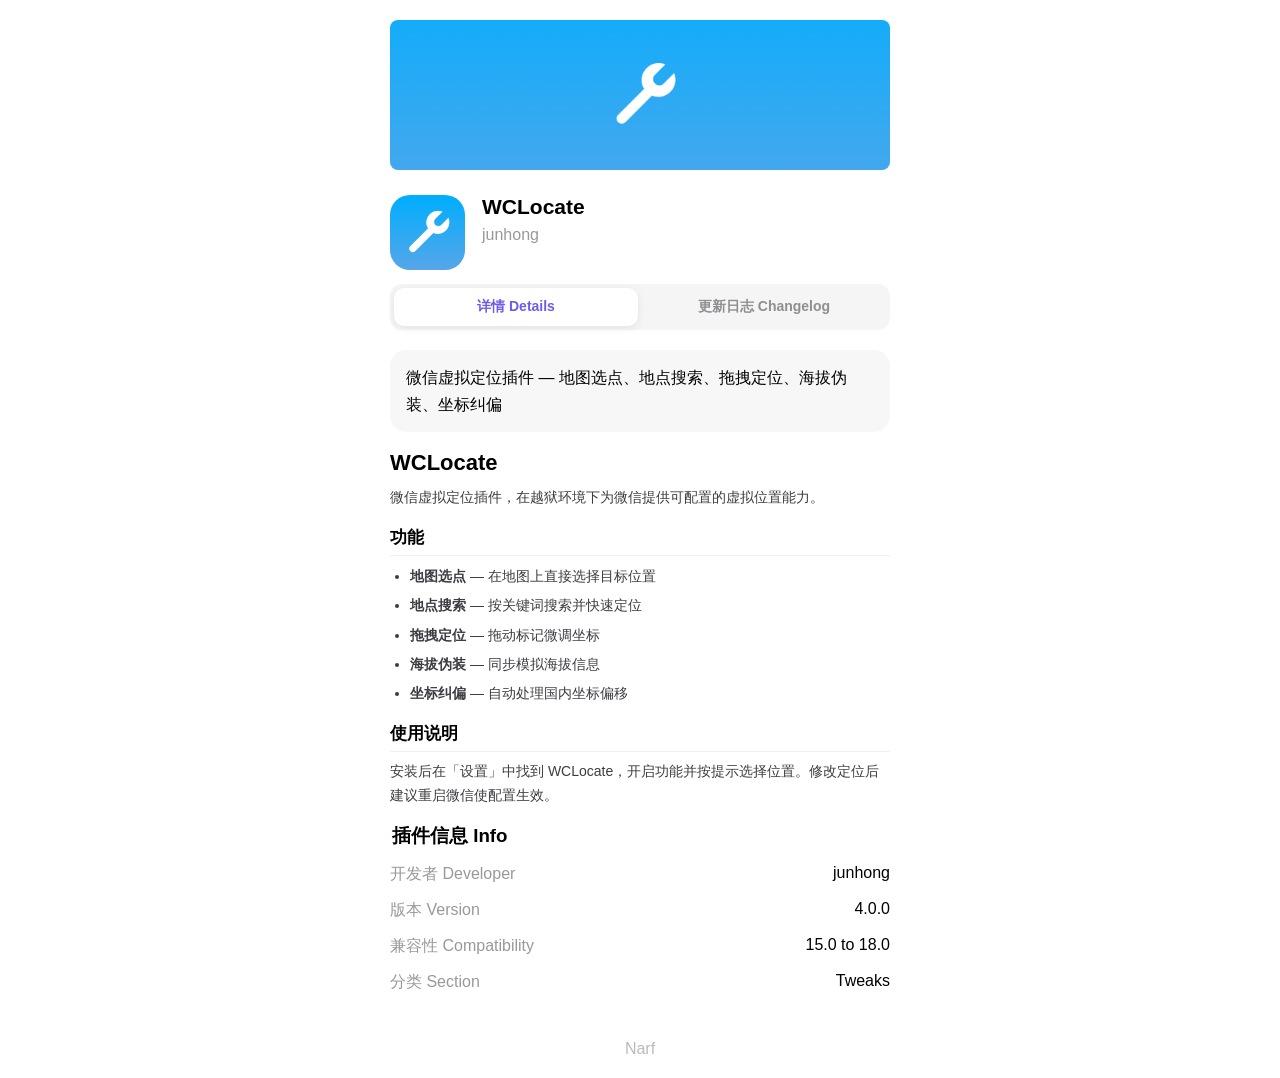
<file: docs/depiction/web/im.mjh.wclocate.html>
<!DOCTYPE html>
<html lang="zh-CN">
<head>
    <meta charset="utf-8">
    <meta name="viewport" content="width=device-width, initial-scale=1, minimum-scale=1.0, user-scalable=0">
    <title>WCLocate</title>
    <link rel="stylesheet" type="text/css" href="../../web/index.css">
    <style>
        a, .tint, .table-btn:after { color: #6C5CE7; }
        .meta-badge {
            display: inline-flex;
            align-items: center;
            gap: 8px;
            padding: 8px 12px;
            border-radius: 999px;
            font-size: 12px;
            font-weight: 700;
        }
        .badge-group {
            display: flex;
            flex-wrap: wrap;
            gap: 8px;
            margin: 12px 0 6px;
        }
        .meta-badge {
            background: rgba(0,0,0,0.05);
            color: inherit;
        }
        .meta-badge-stable { background: rgba(48, 209, 88, 0.14); color: #30d158; }
        .meta-badge-beta { background: rgba(255, 159, 10, 0.14); color: #ff9f0a; }
        .meta-badge-experimental { background: rgba(191, 90, 242, 0.14); color: #bf5af2; }
        .meta-badge-deprecated { background: rgba(255, 69, 58, 0.14); color: #ff453a; }
        .meta-badge-nightly { background: rgba(90, 200, 250, 0.14); color: #5ac8fa; }
        /* Tabs styling */
        .nav {
            display: flex;
            margin: 20px 0;
            background: rgba(0,0,0,0.04);
            border-radius: 12px;
            padding: 4px;
            gap: 4px;
        }
        .nav_btn {
            flex: 1;
            text-align: center;
            color: #8e8e93;
            font-weight: 600;
            font-size: 14px;
            padding: 10px 16px;
            border-radius: 10px;
            cursor: pointer;
            transition: all 0.2s ease;
            border-bottom: none;
        }
        .nav_btn.active {
            background: #fff;
            color: #6C5CE7;
            box-shadow: 0 2px 8px rgba(0,0,0,0.08);
            border-bottom: none;
        }
        .nav_btn:not(.active):hover {
            color: #3c3c43;
            background: rgba(0,0,0,0.03);
        }
        .summary-box {
            background: rgba(0,0,0,0.03);
            border-radius: 16px;
            padding: 14px 16px;
            margin: 14px 0 10px;
            line-height: 1.7;
        }
        .table { margin-bottom: 10px; }
        .resource-grid, .info-list, .badge-row {
            display: grid;
            gap: 10px;
            margin-top: 12px;
        }
        .social-links {
            display: flex;
            flex-wrap: wrap;
            gap: 10px;
            margin-top: 12px;
        }
        .social-pill {
            display: inline-flex;
            align-items: center;
            padding: 9px 14px;
            border-radius: 999px;
            background: rgba(0,0,0,0.05);
            color: inherit;
            text-decoration: none;
            font-size: 14px;
        }
        .meta-note {
            color: #8e8e93;
            font-size: 13px;
            margin-top: 12px;
            line-height: 1.6;
        }
        .info-list-item, .matrix-item {
            background: rgba(0,0,0,0.03);
            border-radius: 14px;
            padding: 12px 14px;
            line-height: 1.65;
        }
        .matrix-grid {
            display: grid;
            grid-template-columns: repeat(auto-fit, minmax(180px, 1fr));
            gap: 10px;
            margin-top: 12px;
            margin-bottom: 14px;
        }
        .matrix-title {
            font-size: 12px;
            font-weight: 700;
            color: #8e8e93;
            text-transform: uppercase;
            letter-spacing: 0.04em;
            margin-bottom: 6px;
        }
        .matrix-text { font-size: 14px; }
        /* Changelog card styling */
        .changelog_entry {
            background: rgba(0,0,0,0.03);
            border-radius: 14px;
            padding: 16px 18px;
            margin-bottom: 14px;
        }
        .changelog_entry h4 {
            font-size: 15px;
            font-weight: 700;
            color: #6C5CE7;
            margin-bottom: 10px;
        }
        /* Description markdown beautification */
        .md_view h1 {
            font-size: 22px;
            font-weight: 800;
            margin: 18px 0 10px;
        }
        .md_view h2 {
            font-size: 17px;
            font-weight: 700;
            margin: 16px 0 8px;
            padding-bottom: 6px;
            border-bottom: 1px solid rgba(0,0,0,0.06);
        }
        .md_view h3 {
            font-size: 15px;
            font-weight: 700;
            margin: 14px 0 6px;
        }
        .md_view p {
            font-size: 14px;
            line-height: 1.7;
            color: #3c3c43;
            margin: 8px 0;
        }
        .md_view ul, .md_view ol {
            padding-left: 20px;
            margin: 8px 0;
        }
        .md_view li {
            font-size: 14px;
            line-height: 1.8;
            color: #3c3c43;
            margin-bottom: 4px;
        }
        .md_view code {
            background: rgba(0,0,0,0.05);
            padding: 2px 6px;
            border-radius: 5px;
            font-size: 13px;
            font-family: "SF Mono", Menlo, monospace;
        }
        .md_view strong {
            font-weight: 700;
        }
        @media (prefers-color-scheme: dark) {
            .nav {
                background: rgba(255,255,255,0.06);
            }
            .nav_btn.active {
                background: rgba(255,255,255,0.12);
                box-shadow: 0 2px 8px rgba(0,0,0,0.2);
            }
            .nav_btn:not(.active):hover {
                color: #d2d2d7;
                background: rgba(255,255,255,0.04);
            }
            .summary-box,
            .social-pill,
            .info-list-item,
            .matrix-item,
            .meta-badge,
            .changelog_entry {
                background: rgba(255,255,255,0.08);
            }
            .meta-note, .matrix-title {
                color: #98989d;
            }
            .md_view p, .md_view li {
                color: #d2d2d7;
            }
            .md_view h2 {
                border-bottom-color: rgba(255,255,255,0.1);
            }
            .md_view code {
                background: rgba(255,255,255,0.1);
            }
        }
    </style>
    <script src="../../web/index.js"></script>
    <meta name="description" content="WCLocate by junhong · 15.0 to 18.0">
    <meta property="og:title" content="WCLocate">
    <meta property="og:description" content="WCLocate by junhong · 15.0 to 18.0">
    <meta property="og:image" content="../../assets/im.mjh.wclocate/banner.png">
    <meta name="twitter:card" content="summary_large_image">
    <meta name="twitter:title" content="WCLocate">
    <meta name="twitter:description" content="WCLocate by junhong · 15.0 to 18.0">
    <meta name="twitter:image" content="https://narf-alt.github.io/assets/im.mjh.wclocate/banner.png">
    <meta name="theme-color" content="#6C5CE7">
</head>
<body>
    <div class="body">
        <div style="background-image: url(../../assets/im.mjh.wclocate/banner.png)" class="banner_underlay"></div>
        <div class="package package_head">
            <img src="../../assets/im.mjh.wclocate/icon.png">
            <div class="package_info">
                <h1 class="package_name">WCLocate</h1>
                <p class="package_caption">junhong</p>
                
            </div>
        </div>
        <div class="nav">
            <div class="nav_btn active tweak_info_btn" onclick="swap('.changelog','.tweak_info');">详情 Details</div>
            <div class="nav_btn changelog_btn" onclick="swap('.tweak_info','.changelog');">更新日志 Changelog</div>
        </div>
        <div class="tweak_info">
            
            <div class="summary-box">微信虚拟定位插件 — 地图选点、地点搜索、拖拽定位、海拔伪装、坐标纠偏</div>
            <div class="md_view"><h1>WCLocate</h1>
<p>微信虚拟定位插件，在越狱环境下为微信提供可配置的虚拟位置能力。</p>
<h2>功能</h2>
<ul>
<li><strong>地图选点</strong> — 在地图上直接选择目标位置</li>
<li><strong>地点搜索</strong> — 按关键词搜索并快速定位</li>
<li><strong>拖拽定位</strong> — 拖动标记微调坐标</li>
<li><strong>海拔伪装</strong> — 同步模拟海拔信息</li>
<li><strong>坐标纠偏</strong> — 自动处理国内坐标偏移</li>
</ul>
<h2>使用说明</h2>
<p>安装后在「设置」中找到 WCLocate，开启功能并按提示选择位置。修改定位后建议重启微信使配置生效。</p>
</div>
            
            
            
            
            <h3>插件信息 Info</h3>
            <div class="table">
                <div class="cell">
                    <div class="title">开发者 Developer</div>
                    <div class="text">junhong</div>
                    <br><br>
                </div>
                <div class="cell">
                    <div class="title">版本 Version</div>
                    <div class="text">4.0.0</div>
                    <br><br>
                </div>
                <div class="cell">
                    <div class="title">兼容性 Compatibility</div>
                    <div class="text">15.0 to 18.0</div>
                    <br><br>
                </div>
                <div class="cell">
                    <div class="title">分类 Section</div>
                    <div class="text">Tweaks</div>
                    <br><br>
                </div>
            </div>
            <div class="resource-grid">
            </div>
        </div>
        <div class="changelog">
            <div class="changelog_entry">
                <h4>4.0.0</h4>
                <div class="md_view"><p><strong>New</strong></p>
<ul>
<li>地图选点与地点搜索定位</li>
<li>支持拖拽调整位置</li>
<li>海拔伪装与坐标纠偏</li>
</ul>
</div>
            </div>
        </div>
        <div class="caption center footer">Narf</div>
    </div>
</body>
<script>compatible("15.0","18.0","15.0 to 18.0");externalize()</script>
</html>
</file>
<file: docs/web/index.css>
* {
    margin: 0;
}

.body {
    font-family: -apple-system, BlinkMacSystemFont, "Helvetica Neue", "Helvetica", sans-serif;
    margin-top: 20px;
    margin-bottom: 20px;

}

@media only screen and (max-width: 600px) {
    .body {
        margin-left: 20px;
        margin-right: 20px;
    }
    .scroll_view {
        width: calc(100vw - 60px);
    }
}
@media only screen and (min-width: 601px) {
    .body {
        width: 500px;
        margin-left: auto;
        margin-right: auto;
    }
    .scroll_view {
        width: calc(500px - 40px);
    }
}

h1, h2, h3, h4, h5, h6, p {
    margin: 2px;
}

.caption {
    color: #bbb;
    font-size: 16px;
}

.header {
    margin-top: 40px;
    margin-bottom: 25px;
}

.scroll_view {
    overflow-x: scroll;
    overflow-y: hidden;
    margin: 10px;
    white-space: nowrap;
    -webkit-overflow-scrolling: touch;
}

.scroll_view > .card {
    background-color: #ccc;
    background-position: center;
    background-repeat: no-repeat;
    background-size: cover;
    padding: 10px;
    margin: 10px;
    border-radius: 10px;
    font-weight: bold;
    height: 125px;
    width: 275px;
    position: relative;
    display: inline-block;
}

.scroll_view > .img_card {
    background-color: #ccc;
    width: 250px;
    margin: 5px;
    border-radius: 10px;
    font-weight: bold;
    position: relative;
    display: inline-block;
}

.card > p {
    color: white;
    bottom: 15px;
    left: 15px;
    font-size: 25px;
    position: absolute;
    text-shadow: 0 0 10px rgba(0,0,0,0.8); 
}

.center {
    text-align: center;
}

.left_float {
    float: left;
}

.right_float { 
    float: right;
}

.add_sileo {
    font-size: 2em;
    cursor: pointer;
    text-decoration: none;
}

.add_sileo:hover, a:hover {
    opacity: 0.8;
    cursor: pointer;
}

.package {
    margin-bottom: 40px;
}

.package > img {
    border-radius: 20px;
    width: 75px;
    height: 75px;
    float: left;
}

.package_info {
    margin-left: 90px;
}

.package_name {
    font-weight: bold;
    font-size: 21px;
}

.package_caption {
    margin-top: 7px;
    color: #999;
}

.cell > .title {
    float: left;
    color: #999;
}

.cell > .text {
    float: right;
}

h3 {
    margin-top: 15px;
    margin-bottom: 15px;
}

.footer {
    margin-top: 20px;
}

.subtle_link, .subtle_link > div > div, .subtle_link > div > div > p {
    text-decoration: none;
    color: black;
}

.subtle_link:hover, .subtle_link > *:hover {
    opacity: 0.8;
}

.green {
    color: #00b90c;
}

.red {
    color: #ba0000;
}

.banner_underlay {
    background-size: cover;
    background-position: center;
    height: 150px;
    width: 100%;
    border-radius: 8px;
    z-index: -2;
    margin-bottom: 25px;
    top: 0;
}

.changelog {
    display: none;
}

.changelog_entry {
    margin-bottom: 18px;
}

a {
    text-decoration: none;
}

.table-btn, .table-btn > div {
    padding-top: 10px;
    padding-bottom: 10px;
}

.table-btn:after {
    content: "›";
    font-size:30px;
    transform: translateY(-40px);
    float: right;
}

@media (prefers-color-scheme: dark) {
    body {
        background: #161616;
        color: white;
    }

    .subtle_link, .subtle_link > div > div, .subtle_link > div > div > p {
        color: white;
    }
}
</file>
